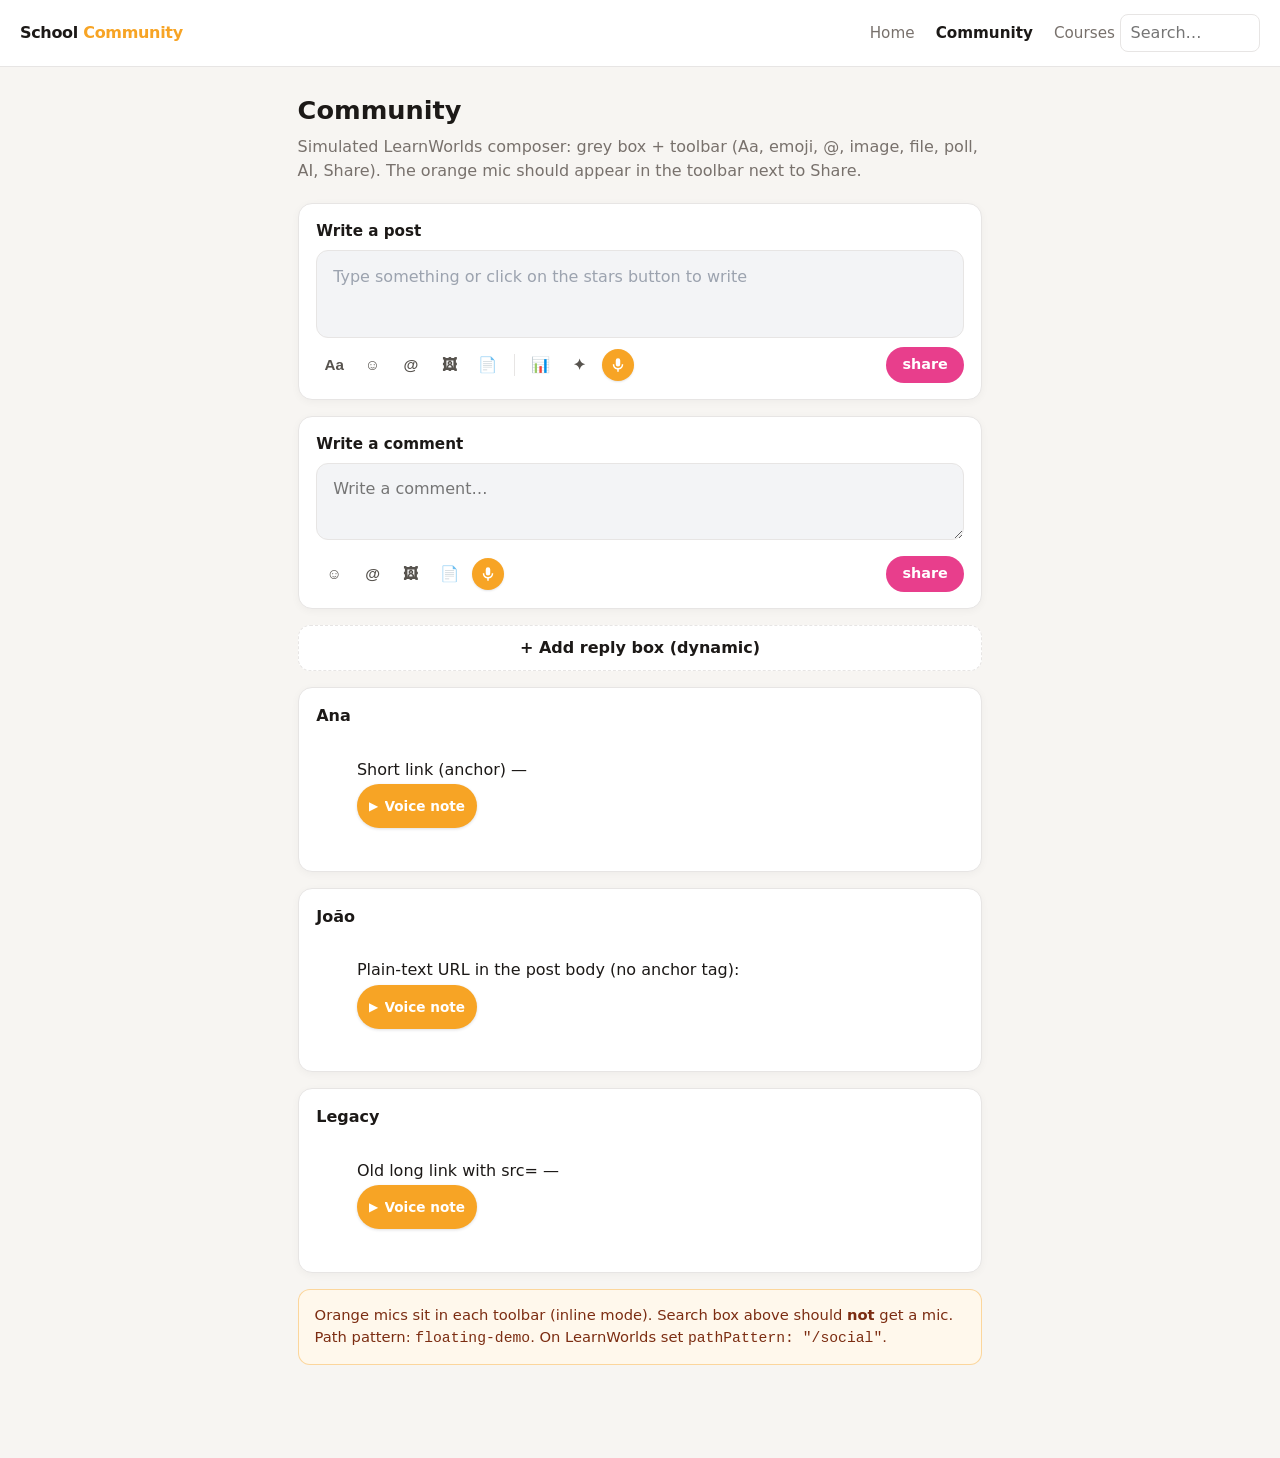
<file: floating-demo.html>
<!DOCTYPE html>
<html lang="en">
<head>
  <meta charset="UTF-8" />
  <meta name="viewport" content="width=device-width, initial-scale=1, viewport-fit=cover" />
  <title>Community · Voice Notes demo</title>
  <style>
    :root {
      --bg: #f7f5f2;
      --ink: #1c1917;
      --muted: #78716c;
      --card: #fff;
      --line: #e7e5e4;
      --accent: #f7a425;
      --share: #e83e8c;
      --tool: #57534e;
    }
    * { box-sizing: border-box; }
    body {
      margin: 0;
      font-family: system-ui, -apple-system, Segoe UI, Roboto, sans-serif;
      background: var(--bg);
      color: var(--ink);
      line-height: 1.5;
    }
    header {
      background: #fff;
      border-bottom: 1px solid var(--line);
      padding: 0.85rem 1.25rem;
      display: flex;
      align-items: center;
      justify-content: space-between;
      gap: 1rem;
    }
    .brand { font-weight: 800; letter-spacing: -0.02em; }
    .brand span { color: var(--accent); }
    nav a {
      color: var(--muted);
      text-decoration: none;
      margin-left: 1rem;
      font-size: 0.95rem;
    }
    nav a.active { color: var(--ink); font-weight: 600; }
    main { max-width: 720px; margin: 0 auto; padding: 1.5rem 1.1rem 5rem; }
    h1 { margin: 0 0 0.35rem; font-size: 1.6rem; }
    .lede { color: var(--muted); margin: 0 0 1.25rem; }
    .composer, .comment-box, .post, .reply-box {
      background: var(--card);
      border: 1px solid var(--line);
      border-radius: 14px;
      padding: 1rem 1.1rem;
      margin-bottom: 1rem;
      box-shadow: 0 2px 8px rgba(28,25,23,.04);
    }
    .composer label, .comment-box label, .reply-box label {
      display: block;
      font-weight: 700;
      margin-bottom: 0.45rem;
      font-size: 0.95rem;
    }
    /* LearnWorlds-like grey rounded composer */
    .lw-editor {
      min-height: 88px;
      border: 1px solid var(--line);
      border-radius: 12px;
      padding: 0.85rem 1rem;
      outline: none;
      background: #f3f4f6;
      color: var(--ink);
    }
    .lw-editor:focus {
      background: #fff;
      border-color: var(--accent);
      box-shadow: 0 0 0 3px rgba(247,164,37,.28);
    }
    .lw-editor:empty:before {
      content: attr(data-placeholder);
      color: #9ca3af;
    }
    textarea.lw-editor {
      width: 100%;
      font: inherit;
      resize: vertical;
      min-height: 72px;
    }
    /* Toolbar under the box: icons + pink Share */
    .lw-toolbar {
      display: flex;
      align-items: center;
      gap: 0.15rem;
      margin-top: 0.55rem;
      flex-wrap: wrap;
    }
    .lw-tool {
      appearance: none;
      border: none;
      background: transparent;
      color: var(--tool);
      width: 36px;
      height: 36px;
      border-radius: 8px;
      cursor: pointer;
      display: inline-flex;
      align-items: center;
      justify-content: center;
      font-size: 0.95rem;
      font-weight: 600;
    }
    .lw-tool:hover { background: #f5f5f4; }
    .lw-divider {
      width: 1px;
      height: 22px;
      background: var(--line);
      margin: 0 0.35rem;
    }
    .lw-share {
      appearance: none;
      border: none;
      margin-left: auto;
      background: var(--share);
      color: #fff;
      font: inherit;
      font-weight: 700;
      font-size: 0.9rem;
      padding: 0.45rem 1rem;
      border-radius: 999px;
      cursor: pointer;
    }
    .lw-share:hover { filter: brightness(0.95); }
    .post strong { display: block; margin-bottom: 0.35rem; }
    .post .body { white-space: pre-wrap; word-break: break-word; }
    .post a { color: #9a3412; }
    .hint {
      margin-top: 0.5rem;
      padding: 0.9rem 1rem;
      background: #fff8ec;
      border: 1px solid #f7a42566;
      border-radius: 12px;
      color: #7c2d12;
      font-size: 0.92rem;
    }
    #addReply {
      appearance: none;
      border: 1px dashed var(--line);
      background: #fff;
      color: var(--ink);
      font: inherit;
      font-weight: 600;
      padding: 0.65rem 1rem;
      border-radius: 12px;
      cursor: pointer;
      width: 100%;
      margin-bottom: 1rem;
    }
    #searchBox {
      width: 140px;
      padding: 0.4rem 0.6rem;
      border: 1px solid var(--line);
      border-radius: 8px;
      font: inherit;
    }
  </style>
</head>
<body>
  <header>
    <div class="brand">School <span>Community</span></div>
    <nav>
      <a href="#">Home</a>
      <a class="active" href="/social">Community</a>
      <a href="#">Courses</a>
      <input id="searchBox" type="search" placeholder="Search…" aria-label="Search" />
    </nav>
  </header>
  <main>
    <h1>Community</h1>
    <p class="lede">Simulated LearnWorlds composer: grey box + toolbar (Aa, emoji, @, image, file, poll, AI, Share). The orange mic should appear in the toolbar next to Share.</p>

    <section class="composer" id="postCard">
      <label>Write a post</label>
      <div id="postComposer" class="lw-editor" contenteditable="true" role="textbox" aria-multiline="true"
           data-placeholder="Type something or click on the stars button to write"></div>
      <div class="lw-toolbar" aria-label="Post tools">
        <button type="button" class="lw-tool" title="Formatting" aria-label="Formatting">Aa</button>
        <button type="button" class="lw-tool" title="Emoji" aria-label="Emoji">☺</button>
        <button type="button" class="lw-tool" title="Mention" aria-label="Mention">@</button>
        <button type="button" class="lw-tool" title="Image" aria-label="Image">🖼</button>
        <button type="button" class="lw-tool" title="File" aria-label="File">📄</button>
        <span class="lw-divider" aria-hidden="true"></span>
        <button type="button" class="lw-tool" title="Poll" aria-label="Poll">📊</button>
        <button type="button" class="lw-tool" title="AI" aria-label="AI">✦</button>
        <button type="button" class="lw-share">share</button>
      </div>
    </section>

    <section class="comment-box" id="commentCard">
      <label for="commentBox">Write a comment</label>
      <textarea id="commentBox" class="lw-editor" placeholder="Write a comment…"></textarea>
      <div class="lw-toolbar" aria-label="Comment tools">
        <button type="button" class="lw-tool" title="Emoji" aria-label="Emoji">☺</button>
        <button type="button" class="lw-tool" title="Mention" aria-label="Mention">@</button>
        <button type="button" class="lw-tool" title="Image" aria-label="Image">🖼</button>
        <button type="button" class="lw-tool" title="File" aria-label="File">📄</button>
        <button type="button" class="lw-share">share</button>
      </div>
    </section>

    <button type="button" id="addReply">+ Add reply box (dynamic)</button>
    <div id="replyMount"></div>

    <article class="post" id="samplePost">
      <strong>Ana</strong>
      <div class="body" id="postBodyAnchor">
        Short link (anchor) —
        <a id="sampleVoiceLink" href="#">voice link placeholder</a>
      </div>
    </article>

    <article class="post" id="plainPost">
      <strong>João</strong>
      <div class="body" id="postBodyPlain">
        Plain-text URL in the post body (no anchor tag):
        PLAIN_URL_PLACEHOLDER
      </div>
    </article>

    <article class="post" id="legacyPost">
      <strong>Legacy</strong>
      <div class="body" id="postBodyLegacy">
        Old long link with src= —
        <a id="legacyVoiceLink" href="#">legacy</a>
      </div>
    </article>

    <p class="hint">
      Orange mics sit in each toolbar (inline mode). Search box above should <strong>not</strong> get a mic.
      Path pattern: <code>floating-demo</code>. On LearnWorlds set <code>pathPattern: "/social"</code>.
    </p>
  </main>

  <script>
    (function () {
      var shortPlay = new URL("play.html", location.href);
      shortPlay.searchParams.set("id", "9ead3147-37b3-4a9e-a9ae-43811ad73c30");
      document.getElementById("sampleVoiceLink").href = shortPlay.href;
      document.getElementById("sampleVoiceLink").textContent = shortPlay.href;

      var plain = document.getElementById("postBodyPlain");
      if (plain) plain.innerHTML = plain.innerHTML.replace("PLAIN_URL_PLACEHOLDER", shortPlay.href);

      var legacy = new URL("play.html", location.href);
      legacy.searchParams.set("id", "9ead3147-37b3-4a9e-a9ae-43811ad73c30");
      legacy.searchParams.set("src", "https://onbxwzgiunkyjamsdzge.supabase.co/storage/v1/object/public/voice-notes/9ead3147-37b3-4a9e-a9ae-43811ad73c30.webm");
      document.getElementById("legacyVoiceLink").href = legacy.href;
      document.getElementById("legacyVoiceLink").textContent = legacy.href;

      document.getElementById("addReply").addEventListener("click", function () {
        var mount = document.getElementById("replyMount");
        mount.innerHTML = "";
        var sec = document.createElement("section");
        sec.className = "reply-box";
        sec.innerHTML =
          '<label>Reply</label>' +
          '<div class="lw-editor" contenteditable="true" role="textbox" data-placeholder="Write a reply…"></div>' +
          '<div class="lw-toolbar" aria-label="Reply tools">' +
          '<button type="button" class="lw-tool" title="Emoji" aria-label="Emoji">☺</button>' +
          '<button type="button" class="lw-tool" title="Mention" aria-label="Mention">@</button>' +
          '<button type="button" class="lw-tool" title="File" aria-label="File">📄</button>' +
          '<button type="button" class="lw-share">share</button>' +
          "</div>";
        mount.appendChild(sec);
      });
    })();

    window.VOICE_NOTES_FLOAT = {
      appUrl: new URL("index.html", window.location.href).href,
      pathPattern: "floating-demo",
      buttonColor: "#f7a425",
      iconColor: "#ffffff",
      userName: "Catarina",
      title: "Voice Notes",
      enhancePosts: true,
      mode: "inline",
      showFloatingFallback: false,
      supabaseUrl: "https://onbxwzgiunkyjamsdzge.supabase.co",
      supabaseAnonKey: "sb_publishable_hS8__OkycZB2Fz9DIIkwTQ_aheJcNLV"
    };
  </script>
  <script src="floating-button.js" defer></script>
</body>
</html>
</file>
